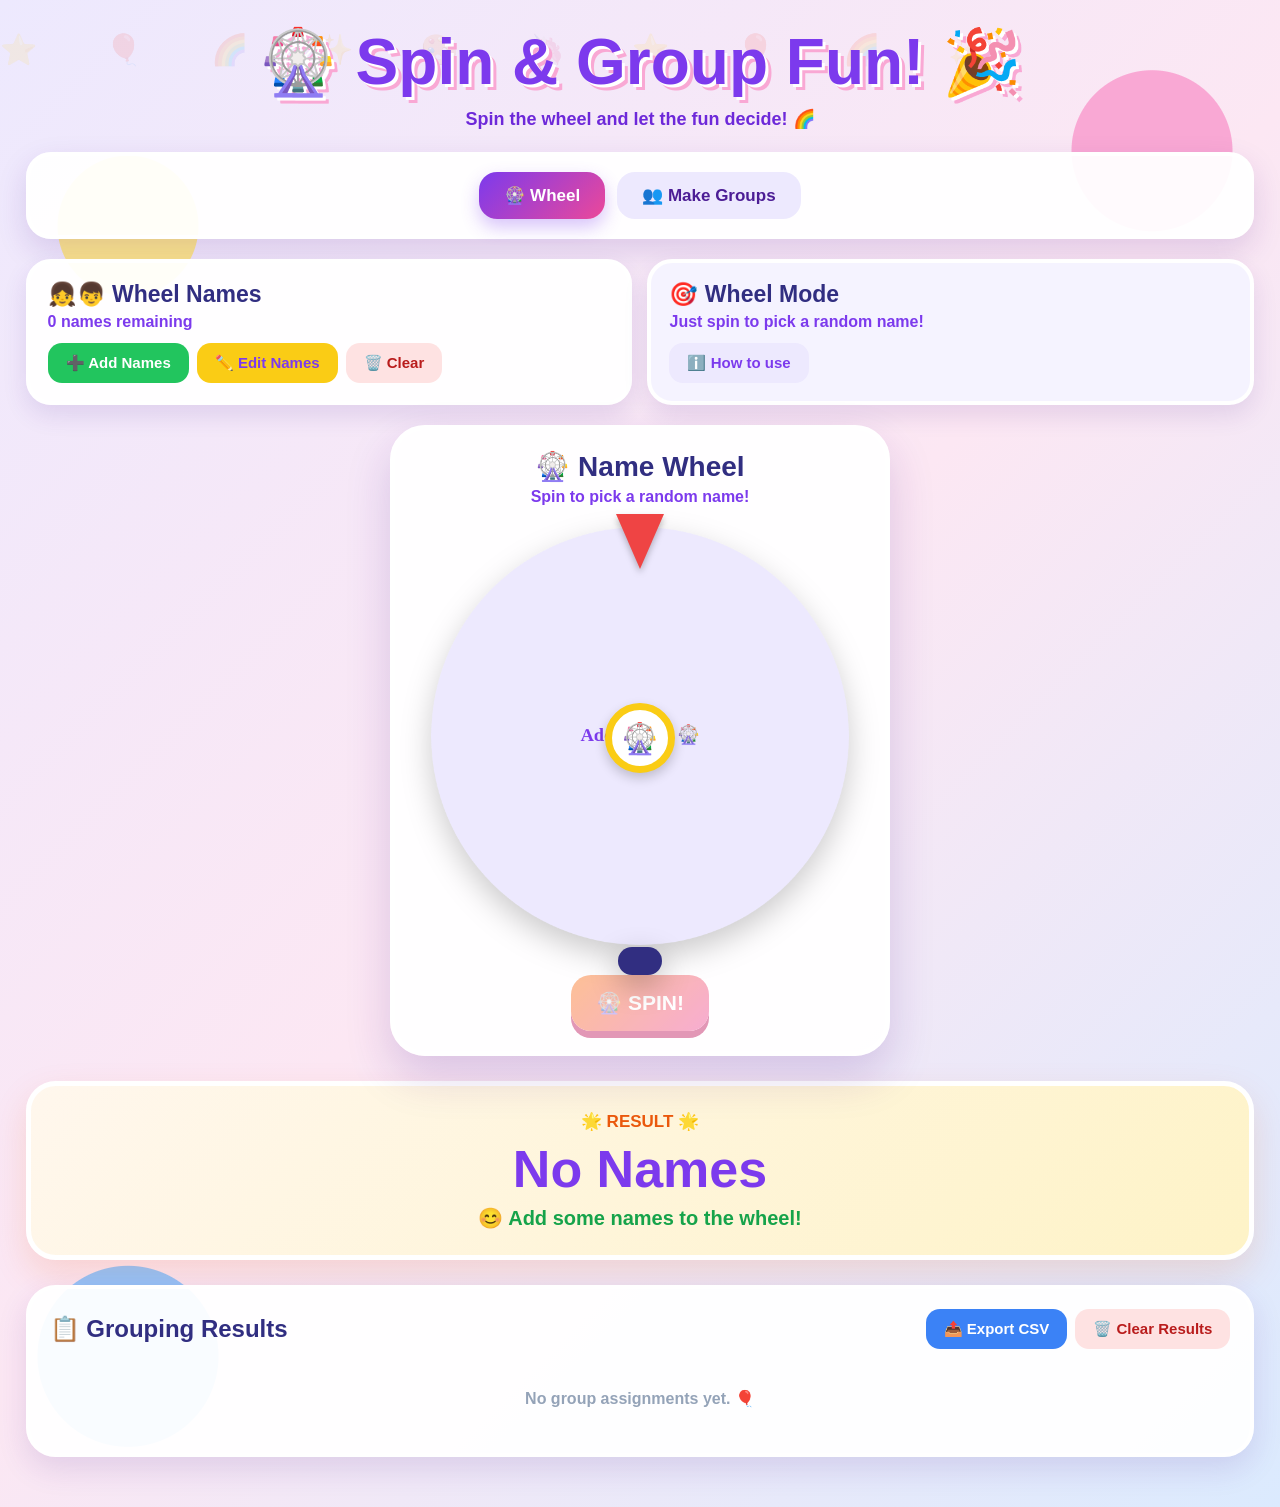
<file: wheel.html>
<!DOCTYPE html>
<html lang="en">

<head>
    <meta charset="UTF-8">
    <meta name="viewport" content="width=device-width, initial-scale=1.0">
    <title>🎡 Spin & Group Fun!</title>
    <style>
        * {
            box-sizing: border-box;
        }

        :root {
            --purple: #7c3aed;
            --pink: #ec4899;
            --yellow: #facc15;
            --green: #22c55e;
            --blue: #3b82f6;
            --orange: #f97316;
            --dark: #312e81;
        }

        body {
            margin: 0;
            min-height: 100vh;
            font-family: "Trebuchet MS", "Comic Sans MS", Arial, sans-serif;
            background:
                radial-gradient(circle at 10% 15%, #fde68a 0 70px, transparent 71px),
                radial-gradient(circle at 90% 10%, #f9a8d4 0 80px, transparent 81px),
                radial-gradient(circle at 10% 90%, #93c5fd 0 90px, transparent 91px),
                linear-gradient(135deg, #ede9fe, #fce7f3, #dbeafe);
            color: var(--dark);
            overflow-x: hidden;
        }

        body::before {
            content: "⭐ 🎈 🌈 ✨ 🎨 🦄 ⭐ 🎈 🌈 ✨";
            position: fixed;
            inset: 0;
            font-size: 30px;
            opacity: .12;
            line-height: 100px;
            letter-spacing: 30px;
            pointer-events: none;
            z-index: -1;
        }

        .app {
            width: min(1450px, 96%);
            margin: auto;
            padding: 25px 0 50px;
        }

        .header {
            text-align: center;
            margin-bottom: 22px;
        }

        .header h1 {
            margin: 0;
            font-size: clamp(34px, 5vw, 64px);
            font-weight: 900;
            color: var(--purple);
            text-shadow: 3px 3px 0 #fff, 6px 6px 0 #f9a8d4;
        }

        .header p {
            margin: 8px 0 0;
            font-size: 18px;
            font-weight: bold;
            color: #6d28d9;
        }

        .mode-card {
            background: rgba(255, 255, 255, .94);
            border: 4px solid white;
            border-radius: 25px;
            padding: 16px;
            box-shadow: 0 12px 30px rgba(76, 29, 149, .15);
            margin-bottom: 20px;
        }

        .mode-buttons {
            display: flex;
            justify-content: center;
            gap: 12px;
            flex-wrap: wrap;
        }

        .mode-btn {
            border: 0;
            border-radius: 18px;
            padding: 13px 25px;
            font-size: 17px;
            font-weight: 900;
            cursor: pointer;
            color: #4c1d95;
            background: #ede9fe;
            transition: .2s;
        }

        .mode-btn:hover {
            transform: translateY(-3px) scale(1.02);
        }

        .mode-btn.active {
            color: white;
            background: linear-gradient(135deg, #7c3aed, #ec4899);
            box-shadow: 0 8px 18px rgba(124, 58, 237, .3);
        }

        .management {
            display: grid;
            grid-template-columns: repeat(2, 1fr);
            gap: 15px;
            margin-bottom: 20px;
        }

        .manage-card {
            background: rgba(255, 255, 255, .94);
            border: 4px solid white;
            border-radius: 25px;
            padding: 18px;
            box-shadow: 0 10px 25px rgba(76, 29, 149, .12);
        }

        .manage-card h2 {
            margin: 0 0 5px;
            font-size: 23px;
        }

        .count {
            font-weight: bold;
            color: #7c3aed;
            margin-bottom: 12px;
        }

        .manage-actions {
            display: flex;
            gap: 8px;
            flex-wrap: wrap;
        }

        .btn {
            border: 0;
            padding: 11px 18px;
            border-radius: 14px;
            font-size: 15px;
            font-weight: 900;
            cursor: pointer;
            transition: .2s;
        }

        .btn:hover {
            transform: translateY(-2px);
        }

        .btn-add {
            background: #22c55e;
            color: white;
        }

        .btn-clear {
            background: #fee2e2;
            color: #b91c1c;
        }

        .btn-export {
            background: #3b82f6;
            color: white;
        }

        .btn-edit {
            background: #facc15;
            color: #7c3aed;
        }

        .wheels {
            display: grid;
            grid-template-columns: 1fr;
            gap: 25px;
            align-items: start;
            justify-items: center;
        }

        .wheels.two-columns {
            grid-template-columns: repeat(2, minmax(300px, 1fr));
        }

        .wheel-card {
            background: rgba(255, 255, 255, .94);
            border: 5px solid white;
            border-radius: 35px;
            padding: 20px;
            box-shadow: 0 20px 45px rgba(76, 29, 149, .18);
            text-align: center;
            width: 100%;
            max-width: 500px;
        }

        .wheel-card.hidden {
            display: none;
        }

        .wheel-title {
            margin: 0;
            font-size: 28px;
            font-weight: 900;
        }

        .wheel-subtitle {
            margin: 5px 0 15px;
            color: #7c3aed;
            font-weight: bold;
        }

        .wheel-container {
            position: relative;
            width: min(430px, 90vw);
            aspect-ratio: 1;
            margin: auto;
        }

        canvas {
            width: 100%;
            height: 100%;
            border-radius: 50%;
            filter: drop-shadow(0 12px 15px rgba(0, 0, 0, .2));
            transition: transform 0.3s ease;
        }

        .pointer {
            position: absolute;
            z-index: 10;
            top: -7px;
            left: 50%;
            transform: translateX(-50%);
            width: 0;
            height: 0;
            border-left: 24px solid transparent;
            border-right: 24px solid transparent;
            border-top: 55px solid #ef4444;
            filter: drop-shadow(0 4px 3px rgba(0, 0, 0, .25));
        }

        .wheel-center {
            position: absolute;
            width: 70px;
            height: 70px;
            border-radius: 50%;
            left: 50%;
            top: 50%;
            transform: translate(-50%, -50%);
            background: white;
            border: 7px solid #facc15;
            display: flex;
            align-items: center;
            justify-content: center;
            font-size: 30px;
            box-shadow: 0 5px 12px rgba(0, 0, 0, .2);
            z-index: 5;
        }

        .spin-controls {
            display: flex;
            justify-content: center;
            gap: 10px;
            margin-top: 20px;
            flex-wrap: wrap;
        }

        .spin-btn,
        .stop-btn {
            border: 0;
            border-radius: 20px;
            padding: 16px 25px;
            font-size: 21px;
            font-weight: 900;
            color: white;
            cursor: pointer;
            transition: .15s;
        }

        .spin-btn {
            background: linear-gradient(135deg, #f97316, #ec4899);
            box-shadow: 0 7px 0 #be185d;
        }

        .stop-btn {
            background: linear-gradient(135deg, #ef4444, #b91c1c);
            box-shadow: 0 7px 0 #7f1d1d;
            display: none;
        }

        .spin-btn:hover,
        .stop-btn:hover {
            transform: translateY(-3px);
        }

        .spin-btn:active,
        .stop-btn:active {
            transform: translateY(4px);
        }

        .spin-btn:disabled {
            opacity: .45;
            cursor: not-allowed;
        }

        .stop-btn.show {
            display: inline-block;
        }

        .result-card {
            margin-top: 25px;
            background: linear-gradient(135deg, #fff7ed, #fef3c7);
            border: 5px solid white;
            border-radius: 30px;
            padding: 25px;
            text-align: center;
            box-shadow: 0 15px 35px rgba(234, 88, 12, .15);
        }

        .result-label {
            font-size: 17px;
            font-weight: 900;
            color: #ea580c;
        }

        .result-main {
            font-size: clamp(30px, 5vw, 52px);
            font-weight: 900;
            margin: 7px 0;
            color: #7c3aed;
        }

        .result-message {
            font-size: 20px;
            font-weight: bold;
            color: #16a34a;
        }

        .result-card.pop {
            animation: resultPop .7s ease;
        }

        @keyframes resultPop {
            0% {
                transform: scale(.7);
                opacity: 0;
            }

            60% {
                transform: scale(1.08);
            }

            100% {
                transform: scale(1);
                opacity: 1;
            }
        }

        .history-card {
            margin-top: 25px;
            background: rgba(255, 255, 255, .94);
            border: 4px solid white;
            border-radius: 30px;
            padding: 20px;
            box-shadow: 0 12px 30px rgba(76, 29, 149, .13);
        }

        .history-header {
            display: flex;
            align-items: center;
            justify-content: space-between;
            gap: 10px;
            flex-wrap: wrap;
        }

        .history-header h2 {
            margin: 0;
        }

        .history-actions {
            display: flex;
            gap: 8px;
            flex-wrap: wrap;
        }

        .history-list {
            margin-top: 15px;
            display: grid;
            gap: 10px;
        }

        .history-item {
            display: flex;
            justify-content: space-between;
            align-items: center;
            gap: 10px;
            padding: 13px 16px;
            border-radius: 15px;
            background: #f5f3ff;
            font-weight: bold;
        }

        .history-group {
            color: #7c3aed;
        }

        .empty {
            text-align: center;
            padding: 25px;
            color: #94a3b8;
            font-weight: bold;
        }

        .modal {
            position: fixed;
            inset: 0;
            display: none;
            align-items: center;
            justify-content: center;
            background: rgba(30, 27, 75, .65);
            backdrop-filter: blur(7px);
            z-index: 1000;
            padding: 15px;
        }

        .modal.show {
            display: flex;
        }

        .modal-box {
            width: min(600px, 100%);
            background: white;
            border-radius: 30px;
            padding: 28px;
            box-shadow: 0 30px 80px rgba(0, 0, 0, .35);
            animation: modalIn .3s ease;
            text-align: center;
            max-height: 90vh;
            overflow-y: auto;
        }

        @keyframes modalIn {
            from {
                transform: scale(.75) translateY(30px);
                opacity: 0;
            }

            to {
                transform: scale(1);
                opacity: 1;
            }
        }

        .modal-icon {
            font-size: 75px;
            animation: bounce 1s infinite alternate;
        }

        @keyframes bounce {
            from {
                transform: translateY(0);
            }

            to {
                transform: translateY(-10px);
            }
        }

        .modal-box h2 {
            margin: 8px 0;
            font-size: 34px;
            color: #7c3aed;
        }

        .modal-result {
            font-size: 38px;
            font-weight: 900;
            color: #ec4899;
            margin: 10px 0;
        }

        .modal-message {
            font-size: 21px;
            font-weight: bold;
            color: #16a34a;
        }

        textarea {
            width: 100%;
            border: 3px solid #ddd6fe;
            border-radius: 15px;
            padding: 14px;
            font: inherit;
            outline: none;
            margin-bottom: 12px;
            min-height: 250px;
            resize: vertical;
            text-align: left;
            font-family: "Trebuchet MS", "Comic Sans MS", Arial, sans-serif;
            font-size: 15px;
            line-height: 1.8;
        }

        textarea:focus {
            border-color: #8b5cf6;
        }

        .modal-buttons {
            display: flex;
            gap: 10px;
            justify-content: center;
            flex-wrap: wrap;
        }

        .btn-save {
            background: #7c3aed;
            color: white;
        }

        .btn-close {
            background: #e5e7eb;
            color: #374151;
        }

        .congrats-close {
            background: linear-gradient(135deg, #7c3aed, #ec4899);
            color: white;
            padding: 14px 35px;
            font-size: 18px;
        }

        .toast {
            position: fixed;
            bottom: 25px;
            left: 50%;
            transform: translateX(-50%) translateY(100px);
            background: #312e81;
            color: white;
            padding: 14px 22px;
            border-radius: 18px;
            font-weight: 900;
            z-index: 2000;
            transition: .3s;
            box-shadow: 0 10px 30px rgba(0, 0, 0, .25);
        }

        .toast.show {
            transform: translateX(-50%) translateY(0);
        }

        .confetti {
            position: fixed;
            top: -30px;
            z-index: 3000;
            pointer-events: none;
            animation: fall 3s linear forwards;
        }

        @keyframes fall {
            to {
                transform: translateY(110vh) rotate(720deg);
                opacity: 0;
            }
        }

        .modal-instructions {
            color: #64748b;
            font-size: 14px;
            margin-bottom: 10px;
        }

        @media(max-width:850px) {
            .management {
                grid-template-columns: 1fr;
            }

            .wheels.two-columns {
                grid-template-columns: 1fr;
            }
        }

        @media(max-width:500px) {
            .app {
                width: 94%;
            }

            .header h1 {
                font-size: 38px;
            }

            .wheel-container {
                width: 88vw;
            }

            .history-item {
                flex-direction: column;
                align-items: flex-start;
            }
        }
    </style>
</head>

<body>
    <div class="app">
        <header class="header">
            <h1>🎡 Spin & Group Fun! 🎉</h1>
            <p>Spin the wheel and let the fun decide! 🌈</p>
        </header>
        <section class="mode-card">
            <div class="mode-buttons">
                <button class="mode-btn active" id="wheelModeBtn" onclick="setMode('wheel')">
                    🎡 Wheel
                </button>
                <button class="mode-btn" id="groupModeBtn" onclick="setMode('group')">
                    👥 Make Groups
                </button>
            </div>
        </section>

        <!-- WHEEL MODE MANAGEMENT -->
        <section class="management" id="wheelManagement">
            <div class="manage-card">
                <h2>👧👦 Wheel Names</h2>
                <div class="count"><span id="wheelNameCount">0</span> names remaining</div>
                <div class="manage-actions">
                    <button class="btn btn-add" onclick="openWheelNameModal()">➕ Add Names</button>
                    <button class="btn btn-edit" onclick="openWheelEditModal()">✏️ Edit Names</button>
                    <button class="btn btn-clear" onclick="clearWheelNames()">🗑️ Clear</button>
                </div>
            </div>
            <div class="manage-card" style="background: #f5f3ff;">
                <h2>🎯 Wheel Mode</h2>
                <div class="count">Just spin to pick a random name!</div>
                <div class="manage-actions">
                    <button class="btn" style="background: #ede9fe; color: #7c3aed;"
                        onclick="showToast('🎡 Spin the wheel to select a random name!')">ℹ️ How to use</button>
                </div>
            </div>
        </section>

        <!-- GROUP MODE MANAGEMENT -->
        <section class="management" id="groupManagement" style="display: none;">
            <div class="manage-card">
                <h2>👧👦 People to Group</h2>
                <div class="count"><span id="groupNameCount">0</span> people remaining</div>
                <div class="manage-actions">
                    <button class="btn btn-add" onclick="openGroupNameModal()">➕ Add People</button>
                    <button class="btn btn-edit" onclick="openGroupEditModal()">✏️ Edit People</button>
                    <button class="btn btn-clear" onclick="clearGroupNames()">🗑️ Clear</button>
                </div>
            </div>
            <div class="manage-card">
                <h2>👥 Group Names</h2>
                <div class="count"><span id="groupListCount">0</span> groups</div>
                <div class="manage-actions">
                    <button class="btn btn-add" onclick="openGroupListModal()">➕ Add Groups</button>
                    <button class="btn btn-edit" onclick="openGroupEditModal()">✏️ Edit Groups</button>
                    <button class="btn btn-clear" onclick="clearGroupLists()">🗑️ Clear</button>
                </div>
            </div>
        </section>

        <section class="wheels" id="wheelsContainer">
            <!-- NAME WHEEL (Always visible) -->
            <div class="wheel-card" id="nameWheelCard">
                <h2 class="wheel-title">🎡 Name Wheel</h2>
                <p class="wheel-subtitle">Spin to pick a random name!</p>
                <div class="wheel-container">
                    <div class="pointer"></div>
                    <canvas id="nameCanvas" width="700" height="700"></canvas>
                    <div class="wheel-center">🎡</div>
                </div>
                <div class="spin-controls">
                    <button class="spin-btn" id="nameSpinBtn" onclick="handleNameSpin()">🎡 SPIN!</button>
                    <button class="stop-btn" id="nameStopBtn" onclick="stopNameSpin()">🛑 STOP</button>
                </div>
            </div>

            <!-- GROUP WHEEL (Only visible in Group Mode) -->
            <div class="wheel-card hidden" id="groupWheelCard">
                <h2 class="wheel-title">👥 Group Wheel</h2>
                <p class="wheel-subtitle">Assign the selected person to a group!</p>
                <div class="wheel-container">
                    <div class="pointer"></div>
                    <canvas id="groupCanvas" width="700" height="700"></canvas>
                    <div class="wheel-center">👥</div>
                </div>
                <div class="spin-controls">
                    <button class="spin-btn" id="groupSpinBtn" onclick="startGroupSpin()" disabled>👥 SPIN!</button>
                    <button class="stop-btn" id="groupStopBtn" onclick="stopGroupSpin()">🛑 STOP</button>
                </div>
            </div>
        </section>

        <section class="result-card" id="resultCard">
            <div class="result-label">🌟 RESULT 🌟</div>
            <div class="result-main" id="resultMain">Ready to Spin!</div>
            <div class="result-message" id="resultMessage">😊 Add some names to begin!</div>
        </section>

        <section class="history-card">
            <div class="history-header">
                <h2>📋 Grouping Results</h2>
                <div class="history-actions">
                    <button class="btn btn-export" onclick="exportResults()">📤 Export CSV</button>
                    <button class="btn btn-clear" onclick="clearHistory()">🗑️ Clear Results</button>
                </div>
            </div>
            <div id="historyList" class="history-list">
                <div class="empty">No group assignments yet. 🎈</div>
            </div>
        </section>
    </div>

    <!-- MODALS -->
    <div class="modal" id="wheelNameModal">
        <div class="modal-box">
            <h2>🎡 Add Wheel Names</h2>
            <p>Add one name per line.</p>
            <div class="modal-instructions">💡 Type new names below (one per line)</div>
            <textarea id="wheelNameInput" placeholder="Ace&#10;John&#10;Maria&#10;Sarah&#10;Michael"></textarea>
            <div class="modal-buttons">
                <button class="btn btn-close" onclick="closeModals()">Cancel</button>
                <button class="btn btn-save" onclick="saveWheelNames()">💾 Add Names</button>
            </div>
        </div>
    </div>

    <div class="modal" id="wheelEditModal">
        <div class="modal-box">
            <h2>✏️ Edit Wheel Names</h2>
            <p>Edit, add, or remove names. One name per line.</p>
            <div class="modal-instructions">📝 Edit the list below - add new lines or delete existing ones</div>
            <textarea id="wheelEditInput" placeholder="Ace&#10;John&#10;Maria&#10;Sarah&#10;Michael"></textarea>
            <div class="modal-buttons">
                <button class="btn btn-close" onclick="closeModals()">Cancel</button>
                <button class="btn btn-save" onclick="saveWheelEdit()">💾 Save Changes</button>
            </div>
        </div>
    </div>

    <div class="modal" id="groupNameModal">
        <div class="modal-box">
            <h2>👧👦 Add People to Group</h2>
            <p>Add one person per line.</p>
            <div class="modal-instructions">💡 Type new people below (one per line)</div>
            <textarea id="groupNameInput" placeholder="Alice&#10;Bob&#10;Charlie&#10;Diana"></textarea>
            <div class="modal-buttons">
                <button class="btn btn-close" onclick="closeModals()">Cancel</button>
                <button class="btn btn-save" onclick="saveGroupNames()">💾 Add People</button>
            </div>
        </div>
    </div>

    <div class="modal" id="groupEditModal">
        <div class="modal-box">
            <h2>✏️ Edit People to Group</h2>
            <p>Edit, add, or remove people. One person per line.</p>
            <div class="modal-instructions">📝 Edit the list below - add new lines or delete existing ones</div>
            <textarea id="groupEditInput" placeholder="Alice&#10;Bob&#10;Charlie&#10;Diana"></textarea>
            <div class="modal-buttons">
                <button class="btn btn-close" onclick="closeModals()">Cancel</button>
                <button class="btn btn-save" onclick="saveGroupEdit()">💾 Save Changes</button>
            </div>
        </div>
    </div>

    <div class="modal" id="groupListModal">
        <div class="modal-box">
            <h2>👥 Add Groups</h2>
            <p>Add one group name per line.</p>
            <div class="modal-instructions">💡 Type new groups below (one per line)</div>
            <textarea id="groupListInput" placeholder="Team A&#10;Team B&#10;Team C"></textarea>
            <div class="modal-buttons">
                <button class="btn btn-close" onclick="closeModals()">Cancel</button>
                <button class="btn btn-save" onclick="saveGroupLists()">💾 Add Groups</button>
            </div>
        </div>
    </div>

    <div class="modal" id="groupListEditModal">
        <div class="modal-box">
            <h2>✏️ Edit Groups</h2>
            <p>Edit, add, or remove groups. One group per line.</p>
            <div class="modal-instructions">📝 Edit the list below - add new lines or delete existing ones</div>
            <textarea id="groupListEditInput" placeholder="Team A&#10;Team B&#10;Team C"></textarea>
            <div class="modal-buttons">
                <button class="btn btn-close" onclick="closeModals()">Cancel</button>
                <button class="btn btn-save" onclick="saveGroupListEdit()">💾 Save Changes</button>
            </div>
        </div>
    </div>

    <div class="modal" id="congratsModal">
        <div class="modal-box">
            <div class="modal-icon">🎉</div>
            <h2>Congratulations!</h2>
            <div class="modal-result" id="congratsResult">Group 1 — Ace</div>
            <div class="modal-message">🎉 Person assigned to group!<br>😊 Awesome!</div>
            <br>
            <button class="btn congrats-close" onclick="closeCongrats()">🎊 Awesome!</button>
        </div>
    </div>

    <div class="toast" id="toast"></div>
    <audio id="spinSound" src="mingle-sound.mp3" preload="auto"></audio>

    <script>
        const COLORS = [
            "#FF6B6B", "#FFD93D", "#6BCB77", "#4D96FF",
            "#C77DFF", "#FF922B", "#20C997", "#F06595",
            "#74C0FC", "#A9E34B", "#845EF7", "#FF8787"
        ];

        // ===== SEPARATE DATA STORES =====
        let wheelNames = JSON.parse(localStorage.getItem("wheelNames") || "[]");
        let groupPeople = JSON.parse(localStorage.getItem("groupPeople") || "[]");
        let groupLists = JSON.parse(localStorage.getItem("groupLists") || "[]");
        let groupResults = JSON.parse(localStorage.getItem("groupResults") || "[]");

        let currentMode = "wheel";

        // Wheel state
        let selectedWheelName = null;
        let selectedWheelIndex = null;
        let nameRotation = 0;
        let nameSpinning = false;

        // Group state
        let selectedPerson = null;
        let selectedPersonIndex = null;
        let selectedGroupIndex = null;
        let groupRotation = 0;
        let groupSpinning = false;

        // Track if person has been selected but not yet grouped
        let personSelectedWaitingForGroup = false;

        document.addEventListener("DOMContentLoaded", function () {
            renderAll();
            setMode("wheel");
        });

        function setMode(mode) {
            if (nameSpinning || groupSpinning) {
                showToast("🛑 Please stop the wheel first.");
                return;
            }

            currentMode = mode;

            const wheelBtn = document.getElementById("wheelModeBtn");
            const groupBtn = document.getElementById("groupModeBtn");
            const wheelManagement = document.getElementById("wheelManagement");
            const groupManagement = document.getElementById("groupManagement");
            const groupWheel = document.getElementById("groupWheelCard");
            const wheelsContainer = document.getElementById("wheelsContainer");

            if (mode === "wheel") {
                wheelBtn.classList.add("active");
                groupBtn.classList.remove("active");

                wheelManagement.style.display = "grid";
                groupManagement.style.display = "none";
                groupWheel.classList.add("hidden");
                wheelsContainer.classList.remove("two-columns");

                selectedPerson = null;
                selectedPersonIndex = null;
                selectedGroupIndex = null;
                personSelectedWaitingForGroup = false;

                document.getElementById("groupSpinBtn").disabled = true;

                // Reset name wheel button
                document.getElementById("nameSpinBtn").textContent = "🎡 SPIN!";
                document.getElementById("nameSpinBtn").disabled = wheelNames.length === 0;
                document.getElementById("nameStopBtn").classList.remove("show");

                updateResult(
                    wheelNames.length ? "Ready to Spin!" : "No Names",
                    wheelNames.length
                        ? "🎡 Click SPIN then STOP to select a name!"
                        : "😊 Add some names to the wheel!"
                );
            } else {
                groupBtn.classList.add("active");
                wheelBtn.classList.remove("active");

                wheelManagement.style.display = "none";
                groupManagement.style.display = "grid";
                groupWheel.classList.remove("hidden");
                wheelsContainer.classList.add("two-columns");

                selectedWheelName = null;
                selectedWheelIndex = null;

                // Reset name wheel button for group mode
                document.getElementById("nameSpinBtn").textContent = "👤 SPIN!";
                document.getElementById("nameSpinBtn").disabled = groupPeople.length === 0 || personSelectedWaitingForGroup;
                document.getElementById("nameStopBtn").classList.remove("show");
                document.getElementById("groupSpinBtn").disabled = true;
                document.getElementById("groupStopBtn").classList.remove("show");

                if (!groupPeople.length) {
                    updateResult("No People", "👧👦 Add people to group first!");
                } else if (!groupLists.length) {
                    updateResult("No Groups", "👥 Add group names first!");
                } else if (personSelectedWaitingForGroup) {
                    updateResult("👤 " + selectedPerson, "🎉 Person selected! Now click SPIN on Group Wheel!");
                } else {
                    updateResult("Ready to Group!", "👤 Click SPIN then STOP to select a person!");
                }
            }

            renderAll();
        }

        function playSpinSound() {
            const sound = document.getElementById("spinSound");
            if (!sound) return;
            sound.pause();
            sound.currentTime = 0;
            sound.loop = true;
            sound.play().catch(() => { });
        }

        function stopSpinSound() {
            const sound = document.getElementById("spinSound");
            if (!sound) return;
            sound.pause();
            sound.currentTime = 0;
            sound.loop = false;
        }

        // ===== MODAL FUNCTIONS =====
        function openWheelNameModal() {
            document.getElementById("wheelNameModal").classList.add("show");
            document.getElementById("wheelNameInput").value = "";
            document.getElementById("wheelNameInput").focus();
        }

        function openWheelEditModal() {
            document.getElementById("wheelEditModal").classList.add("show");
            document.getElementById("wheelEditInput").value = wheelNames.join('\n');
            document.getElementById("wheelEditInput").focus();
        }

        function openGroupNameModal() {
            document.getElementById("groupNameModal").classList.add("show");
            document.getElementById("groupNameInput").value = "";
            document.getElementById("groupNameInput").focus();
        }

        function openGroupEditModal() {
            document.getElementById("groupEditModal").classList.add("show");
            document.getElementById("groupEditInput").value = groupPeople.join('\n');
            document.getElementById("groupEditInput").focus();
        }

        function openGroupListModal() {
            document.getElementById("groupListModal").classList.add("show");
            document.getElementById("groupListInput").value = "";
            document.getElementById("groupListInput").focus();
        }

        function openGroupListEditModal() {
            document.getElementById("groupListEditModal").classList.add("show");
            document.getElementById("groupListEditInput").value = groupLists.join('\n');
            document.getElementById("groupListEditInput").focus();
        }

        function closeModals() {
            document.querySelectorAll(".modal").forEach(function (modal) {
                modal.classList.remove("show");
            });
        }

        function closeCongrats() {
            document.getElementById("congratsModal").classList.remove("show");
        }

        // ===== WHEEL MODE: Save Names =====
        function saveWheelNames() {
            const input = document.getElementById("wheelNameInput").value.trim();
            if (!input) {
                showToast("⚠️ Please enter at least one name.");
                return;
            }

            const newNames = input.split(/\n/).map(n => n.trim()).filter(Boolean);
            const oldLength = wheelNames.length;
            wheelNames = [...new Set([...wheelNames, ...newNames])];
            localStorage.setItem("wheelNames", JSON.stringify(wheelNames));

            document.getElementById("wheelNameInput").value = "";
            closeModals();
            renderAll();
            showToast("🎉 Added " + (wheelNames.length - oldLength) + " name(s) to wheel!");
            document.getElementById("nameSpinBtn").disabled = wheelNames.length === 0;
        }

        function saveWheelEdit() {
            const input = document.getElementById("wheelEditInput").value.trim();
            if (!input) {
                if (confirm("Remove all names?")) {
                    wheelNames = [];
                    localStorage.setItem("wheelNames", JSON.stringify(wheelNames));
                    closeModals();
                    renderAll();
                    showToast("🗑️ All names removed!");
                }
                return;
            }

            const newNames = input.split(/\n/).map(n => n.trim()).filter(Boolean);
            wheelNames = [...new Set(newNames)];
            localStorage.setItem("wheelNames", JSON.stringify(wheelNames));

            closeModals();
            renderAll();
            showToast("✅ Names updated successfully!");
            document.getElementById("nameSpinBtn").disabled = wheelNames.length === 0;
        }

        function clearWheelNames() {
            if (!wheelNames.length) return;
            if (confirm("Remove all names from the wheel?")) {
                wheelNames = [];
                selectedWheelName = null;
                selectedWheelIndex = null;
                localStorage.removeItem("wheelNames");
                renderAll();
                showToast("🗑️ Wheel names cleared!");
            }
        }

        // ===== GROUP MODE: Save People =====
        function saveGroupNames() {
            const input = document.getElementById("groupNameInput").value.trim();
            if (!input) {
                showToast("⚠️ Please enter at least one person.");
                return;
            }

            const newPeople = input.split(/\n/).map(n => n.trim()).filter(Boolean);
            const oldLength = groupPeople.length;
            groupPeople = [...new Set([...groupPeople, ...newPeople])];
            localStorage.setItem("groupPeople", JSON.stringify(groupPeople));

            document.getElementById("groupNameInput").value = "";
            closeModals();
            renderAll();
            showToast("🎉 Added " + (groupPeople.length - oldLength) + " person(s)!");
            if (!personSelectedWaitingForGroup) {
                document.getElementById("nameSpinBtn").disabled = groupPeople.length === 0;
            }
        }

        function saveGroupEdit() {
            const input = document.getElementById("groupEditInput").value.trim();
            if (!input) {
                if (confirm("Remove all people?")) {
                    groupPeople = [];
                    localStorage.setItem("groupPeople", JSON.stringify(groupPeople));
                    closeModals();
                    renderAll();
                    showToast("🗑️ All people removed!");
                }
                return;
            }

            const newPeople = input.split(/\n/).map(n => n.trim()).filter(Boolean);
            groupPeople = [...new Set(newPeople)];
            localStorage.setItem("groupPeople", JSON.stringify(groupPeople));

            closeModals();
            renderAll();
            showToast("✅ People updated successfully!");
            if (!personSelectedWaitingForGroup) {
                document.getElementById("nameSpinBtn").disabled = groupPeople.length === 0;
            }
        }

        function clearGroupNames() {
            if (!groupPeople.length) return;
            if (confirm("Remove all people from grouping?")) {
                groupPeople = [];
                selectedPerson = null;
                selectedPersonIndex = null;
                personSelectedWaitingForGroup = false;
                localStorage.removeItem("groupPeople");
                renderAll();
                document.getElementById("nameSpinBtn").disabled = true;
                document.getElementById("groupSpinBtn").disabled = true;
                showToast("🗑️ People cleared!");
            }
        }

        // ===== GROUP MODE: Save Group Lists =====
        function saveGroupLists() {
            const input = document.getElementById("groupListInput").value.trim();
            if (!input) {
                showToast("⚠️ Please enter at least one group.");
                return;
            }

            const newGroups = input.split(/\n/).map(g => g.trim()).filter(Boolean);
            const oldLength = groupLists.length;
            groupLists = [...new Set([...groupLists, ...newGroups])];
            localStorage.setItem("groupLists", JSON.stringify(groupLists));

            document.getElementById("groupListInput").value = "";
            closeModals();
            renderAll();
            showToast("🎉 Added " + (groupLists.length - oldLength) + " group(s)!");
        }

        function saveGroupListEdit() {
            const input = document.getElementById("groupListEditInput").value.trim();
            if (!input) {
                if (confirm("Remove all groups?")) {
                    groupLists = [];
                    localStorage.setItem("groupLists", JSON.stringify(groupLists));
                    closeModals();
                    renderAll();
                    showToast("🗑️ All groups removed!");
                }
                return;
            }

            const newGroups = input.split(/\n/).map(g => g.trim()).filter(Boolean);
            groupLists = [...new Set(newGroups)];
            localStorage.setItem("groupLists", JSON.stringify(groupLists));

            closeModals();
            renderAll();
            showToast("✅ Groups updated successfully!");
        }

        function clearGroupLists() {
            if (!groupLists.length) return;
            if (confirm("Remove all groups?")) {
                groupLists = [];
                selectedGroupIndex = null;
                localStorage.removeItem("groupLists");
                renderAll();
                document.getElementById("groupSpinBtn").disabled = true;
                showToast("🗑️ Groups cleared!");
            }
        }

        function clearHistory() {
            if (!groupResults.length) return;
            if (confirm("Clear all grouping results?")) {
                groupResults = [];
                localStorage.removeItem("groupResults");
                renderHistory();
                showToast("🗑️ Results cleared!");
            }
        }

        // ===== RENDER FUNCTIONS =====
        function renderAll() {
            document.getElementById("wheelNameCount").textContent = wheelNames.length;
            document.getElementById("groupNameCount").textContent = groupPeople.length;
            document.getElementById("groupListCount").textContent = groupLists.length;

            drawWheel(document.getElementById("nameCanvas"),
                currentMode === "wheel" ? wheelNames : groupPeople,
                "wheel"
            );
            drawWheel(document.getElementById("groupCanvas"), groupLists, "group");
            renderHistory();
        }

        function drawWheel(canvas, items, type) {
            const ctx = canvas.getContext("2d");
            const size = canvas.width;
            const center = size / 2;
            const radius = size / 2 - 10;

            ctx.clearRect(0, 0, size, size);

            if (!items.length) {
                ctx.beginPath();
                ctx.arc(center, center, radius, 0, Math.PI * 2);
                ctx.fillStyle = "#ede9fe";
                ctx.fill();

                ctx.fillStyle = "#7c3aed";
                ctx.font = "bold 30px Trebuchet MS";
                ctx.textAlign = "center";
                ctx.textBaseline = "middle";

                const label = type === "wheel" ? "Add Names 🎡" : "Add Groups 👥";
                ctx.fillText(label, center, center);
                return;
            }

            const slice = Math.PI * 2 / items.length;

            items.forEach(function (item, index) {
                const start = index * slice - Math.PI / 2;
                const end = start + slice;

                ctx.beginPath();
                ctx.moveTo(center, center);
                ctx.arc(center, center, radius, start, end);
                ctx.closePath();

                ctx.fillStyle = COLORS[index % COLORS.length];
                ctx.fill();

                ctx.lineWidth = 5;
                ctx.strokeStyle = "#ffffff";
                ctx.stroke();

                ctx.save();
                ctx.translate(center, center);
                ctx.rotate(start + slice / 2);

                ctx.textAlign = "right";
                ctx.textBaseline = "middle";

                let fontSize = 30;
                if (items.length > 25) fontSize = 15;
                else if (items.length > 15) fontSize = 20;

                ctx.font = "900 " + fontSize + "px Trebuchet MS";
                ctx.fillStyle = "#ffffff";
                ctx.shadowColor = "rgba(0,0,0,.35)";
                ctx.shadowBlur = 3;

                const text = item.length > 18 ? item.substring(0, 17) + "…" : item;
                ctx.fillText(text, radius - 25, 0);
                ctx.restore();
            });

            ctx.beginPath();
            ctx.arc(center, center, radius, 0, Math.PI * 2);
            ctx.lineWidth = 12;
            ctx.strokeStyle = "#ffffff";
            ctx.stroke();
        }

        // ===== HANDLE NAME SPIN (works for both modes) =====
        function handleNameSpin() {
            if (currentMode === "wheel") {
                startWheelNameSpin();
            } else {
                startPersonSpin();
            }
        }

        // ===== WHEEL MODE: Spin Name =====
        function startWheelNameSpin() {
            if (nameSpinning) return;
            if (!wheelNames.length) {
                showToast("🎡 Please add some names to the wheel first!");
                return;
            }

            nameSpinning = true;
            const spinBtn = document.getElementById("nameSpinBtn");
            const stopBtn = document.getElementById("nameStopBtn");

            spinBtn.textContent = "🔄 SPINNING...";
            spinBtn.disabled = true;
            stopBtn.classList.add("show");
            playSpinSound();

            function spinWheel() {
                if (!nameSpinning) return;
                nameRotation += 2;
                const canvas = document.getElementById("nameCanvas");
                canvas.style.transition = "none";
                canvas.style.transform = "rotate(" + nameRotation + "deg)";
                requestAnimationFrame(spinWheel);
            }

            spinWheel();
        }

        function stopNameSpin() {
            if (!nameSpinning) return;

            nameSpinning = false;
            stopSpinSound();

            const spinBtn = document.getElementById("nameSpinBtn");
            const stopBtn = document.getElementById("nameStopBtn");

            const items = currentMode === "wheel" ? wheelNames : groupPeople;

            const canvas = document.getElementById("nameCanvas");
            const style = window.getComputedStyle(canvas);
            const matrix = new DOMMatrix(style.transform);
            let currentAngle = Math.atan2(matrix.b, matrix.a) * (180 / Math.PI);
            if (currentAngle < 0) currentAngle += 360;

            const segmentAngle = 360 / items.length;
            let index = Math.floor(currentAngle / segmentAngle);
            if (index >= items.length) index = items.length - 1;

            if (currentMode === "wheel") {
                selectedWheelIndex = index;
                finishWheelNameSpin();
            } else {
                selectedPersonIndex = index;
                finishPersonSpin();
            }
        }

        function finishWheelNameSpin() {
            const spinBtn = document.getElementById("nameSpinBtn");
            const stopBtn = document.getElementById("nameStopBtn");

            spinBtn.textContent = "🎡 SPIN!";
            spinBtn.disabled = wheelNames.length === 0;
            stopBtn.classList.remove("show");

            if (selectedWheelIndex === null || selectedWheelIndex >= wheelNames.length) {
                spinBtn.disabled = wheelNames.length === 0;
                return;
            }

            const selected = wheelNames[selectedWheelIndex];
            if (!selected) {
                spinBtn.disabled = wheelNames.length === 0;
                return;
            }

            selectedWheelName = selected;
            wheelNames.splice(selectedWheelIndex, 1);
            localStorage.setItem("wheelNames", JSON.stringify(wheelNames));

            renderAll();
            spinBtn.disabled = wheelNames.length === 0;

            updateResult("🎯 " + selected, "🎉 Name selected! Click SPIN again!");
            showCongratulations("🎯 " + selected);
            celebrate();

            selectedWheelName = null;
            selectedWheelIndex = null;
        }

        // ===== GROUP MODE: Spin Person =====
        function startPersonSpin() {
            if (nameSpinning) return;
            if (!groupPeople.length) {
                showToast("👧👦 Please add people to group first!");
                return;
            }
            if (!groupLists.length) {
                showToast("👥 Please add groups first!");
                return;
            }
            if (personSelectedWaitingForGroup) {
                showToast("👤 Please assign the current person to a group first!");
                return;
            }

            nameSpinning = true;
            const spinBtn = document.getElementById("nameSpinBtn");
            const stopBtn = document.getElementById("nameStopBtn");

            spinBtn.textContent = "🔄 SPINNING...";
            spinBtn.disabled = true;
            stopBtn.classList.add("show");
            playSpinSound();

            function spinWheel() {
                if (!nameSpinning) return;
                nameRotation += 2;
                const canvas = document.getElementById("nameCanvas");
                canvas.style.transition = "none";
                canvas.style.transform = "rotate(" + nameRotation + "deg)";
                requestAnimationFrame(spinWheel);
            }

            spinWheel();
        }

        function finishPersonSpin() {
            const spinBtn = document.getElementById("nameSpinBtn");
            const stopBtn = document.getElementById("nameStopBtn");

            spinBtn.textContent = "👤 SPIN!";
            stopBtn.classList.remove("show");

            if (selectedPersonIndex === null || selectedPersonIndex >= groupPeople.length) {
                spinBtn.disabled = groupPeople.length === 0;
                return;
            }

            const selected = groupPeople[selectedPersonIndex];
            if (!selected) {
                spinBtn.disabled = groupPeople.length === 0;
                return;
            }

            selectedPerson = selected;
            groupPeople.splice(selectedPersonIndex, 1);
            localStorage.setItem("groupPeople", JSON.stringify(groupPeople));

            personSelectedWaitingForGroup = true;
            spinBtn.disabled = true; // Disable until group is assigned

            renderAll();

            document.getElementById("groupSpinBtn").disabled = false;
            updateResult("👤 " + selected, "🎉 Person selected! Now click SPIN on Group Wheel!");
            celebrateSmall();
        }

        // ===== GROUP MODE: Spin Group =====
        function startGroupSpin() {
            if (groupSpinning) return;
            if (!selectedPerson) {
                showToast("👤 Select a person first!");
                return;
            }
            if (!groupLists.length) {
                showToast("👥 Please add some groups first!");
                return;
            }

            groupSpinning = true;
            const spinBtn = document.getElementById("groupSpinBtn");
            const stopBtn = document.getElementById("groupStopBtn");

            spinBtn.textContent = "🔄 SPINNING...";
            spinBtn.disabled = true;
            stopBtn.classList.add("show");
            playSpinSound();

            function spinGroupWheel() {
                if (!groupSpinning) return;
                groupRotation += 2;
                const canvas = document.getElementById("groupCanvas");
                canvas.style.transition = "none";
                canvas.style.transform = "rotate(" + groupRotation + "deg)";
                requestAnimationFrame(spinGroupWheel);
            }

            spinGroupWheel();
        }

        function stopGroupSpin() {
            if (!groupSpinning) return;

            groupSpinning = false;
            stopSpinSound();

            const spinBtn = document.getElementById("groupSpinBtn");
            const stopBtn = document.getElementById("groupStopBtn");

            const canvas = document.getElementById("groupCanvas");
            const style = window.getComputedStyle(canvas);
            const matrix = new DOMMatrix(style.transform);
            let currentAngle = Math.atan2(matrix.b, matrix.a) * (180 / Math.PI);
            if (currentAngle < 0) currentAngle += 360;

            const segmentAngle = 360 / groupLists.length;
            let index = Math.floor(currentAngle / segmentAngle);
            if (index >= groupLists.length) index = groupLists.length - 1;

            selectedGroupIndex = index;

            spinBtn.textContent = "👥 SPIN!";
            spinBtn.disabled = true;
            stopBtn.classList.remove("show");

            if (selectedGroupIndex === null || selectedGroupIndex >= groupLists.length) {
                selectedPerson = null;
                personSelectedWaitingForGroup = false;
                document.getElementById("nameSpinBtn").disabled = groupPeople.length === 0;
                return;
            }

            const group = groupLists[selectedGroupIndex];
            if (!group || !selectedPerson) {
                selectedPerson = null;
                personSelectedWaitingForGroup = false;
                document.getElementById("nameSpinBtn").disabled = groupPeople.length === 0;
                return;
            }

            const assignment = {
                name: selectedPerson,
                group: group,
                date: new Date().toLocaleString()
            };

            groupResults.push(assignment);
            localStorage.setItem("groupResults", JSON.stringify(groupResults));

            updateResult("👥 " + group + " — 👤 " + selectedPerson, "🎉 Person assigned to group!");
            renderHistory();
            showCongratulations("👥 " + group + " — 👤 " + selectedPerson);
            celebrate();

            selectedPerson = null;
            selectedPersonIndex = null;
            selectedGroupIndex = null;
            personSelectedWaitingForGroup = false;

            document.getElementById("nameSpinBtn").disabled = groupPeople.length === 0;

            setTimeout(function () {
                if (currentMode === "group") {
                    updateResult(
                        "Ready for Next!",
                        groupPeople.length
                            ? "👤 Click SPIN on Name Wheel to select the next person!"
                            : "🎉 All people have been grouped!"
                    );
                }
            }, 3500);
        }

        function updateResult(main, message) {
            const card = document.getElementById("resultCard");
            document.getElementById("resultMain").innerHTML = main;
            document.getElementById("resultMessage").innerHTML = message;
            card.classList.remove("pop");
            void card.offsetWidth;
            card.classList.add("pop");
        }

        function showCongratulations(result) {
            document.getElementById("congratsResult").innerHTML = result;
            document.getElementById("congratsModal").classList.add("show");
        }

        function renderHistory() {
            const list = document.getElementById("historyList");
            if (!groupResults.length) {
                list.innerHTML = '<div class="empty">No group assignments yet. 🎈</div>';
                return;
            }
            list.innerHTML = [...groupResults].reverse().map(function (r) {
                return `
                    <div class="history-item">
                        <div>👤 <strong>${escapeHtml(r.name)}</strong></div>
                        <div class="history-group">👥 ${escapeHtml(r.group)}</div>
                        <small>${escapeHtml(r.date)}</small>
                    </div>
                `;
            }).join("");
        }

        function escapeHtml(value) {
            return String(value)
                .replace(/&/g, "&amp;")
                .replace(/</g, "&lt;")
                .replace(/>/g, "&gt;")
                .replace(/"/g, "&quot;")
                .replace(/'/g, "&#039;");
        }

        function exportResults() {
            if (!groupResults.length) {
                showToast("⚠️ No results to export!");
                return;
            }
            let csv = "Name,Group,Date\n";
            groupResults.forEach(function (r) {
                const name = String(r.name).replace(/"/g, '""');
                const group = String(r.group).replace(/"/g, '""');
                const date = String(r.date).replace(/"/g, '""');
                csv += `"${name}","${group}","${date}"\n`;
            });
            const blob = new Blob([csv], { type: "text/csv;charset=utf-8;" });
            const link = document.createElement("a");
            const url = URL.createObjectURL(blob);
            link.href = url;
            link.download = "group_results_" + new Date().toISOString().slice(0, 10) + ".csv";
            document.body.appendChild(link);
            link.click();
            document.body.removeChild(link);
            URL.revokeObjectURL(url);
            showToast("📤 Results exported as CSV!");
        }

        function showToast(message) {
            const toast = document.getElementById("toast");
            toast.innerHTML = message;
            toast.classList.add("show");
            setTimeout(function () {
                toast.classList.remove("show");
            }, 2500);
        }

        function celebrate() {
            const emojis = ["🎉", "🎊", "⭐", "✨", "🌈", "🎈", "🥳", "🎁"];
            for (let i = 0; i < 50; i++) {
                const piece = document.createElement("div");
                piece.className = "confetti";
                piece.textContent = emojis[Math.floor(Math.random() * emojis.length)];
                piece.style.left = Math.random() * 100 + "vw";
                piece.style.fontSize = 15 + Math.random() * 25 + "px";
                piece.style.animationDuration = 1.5 + Math.random() * 2 + "s";
                document.body.appendChild(piece);
                setTimeout(function () { piece.remove(); }, 4000);
            }
        }

        function celebrateSmall() {
            const emojis = ["⭐", "✨", "🎈", "😊"];
            for (let i = 0; i < 18; i++) {
                const piece = document.createElement("div");
                piece.className = "confetti";
                piece.textContent = emojis[Math.floor(Math.random() * emojis.length)];
                piece.style.left = Math.random() * 100 + "vw";
                piece.style.fontSize = "20px";
                piece.style.animationDuration = "1.8s";
                document.body.appendChild(piece);
                setTimeout(function () { piece.remove(); }, 2500);
            }
        }

        document.querySelectorAll(".modal").forEach(function (modal) {
            modal.addEventListener("click", function (event) {
                if (event.target === modal) {
                    modal.classList.remove("show");
                }
            });
        });

        document.addEventListener("keydown", function (event) {
            if (event.key === "Escape") {
                closeModals();
                closeCongrats();
            }
        });

        // Open edit modals with correct data
        function openGroupEditModal() {
            document.getElementById("groupEditModal").classList.add("show");
            document.getElementById("groupEditInput").value = groupPeople.join('\n');
            document.getElementById("groupEditInput").focus();
        }

        function openGroupListEditModal() {
            document.getElementById("groupListEditModal").classList.add("show");
            document.getElementById("groupListEditInput").value = groupLists.join('\n');
            document.getElementById("groupListEditInput").focus();
        }
    </script>
</body>

</html>
</file>
